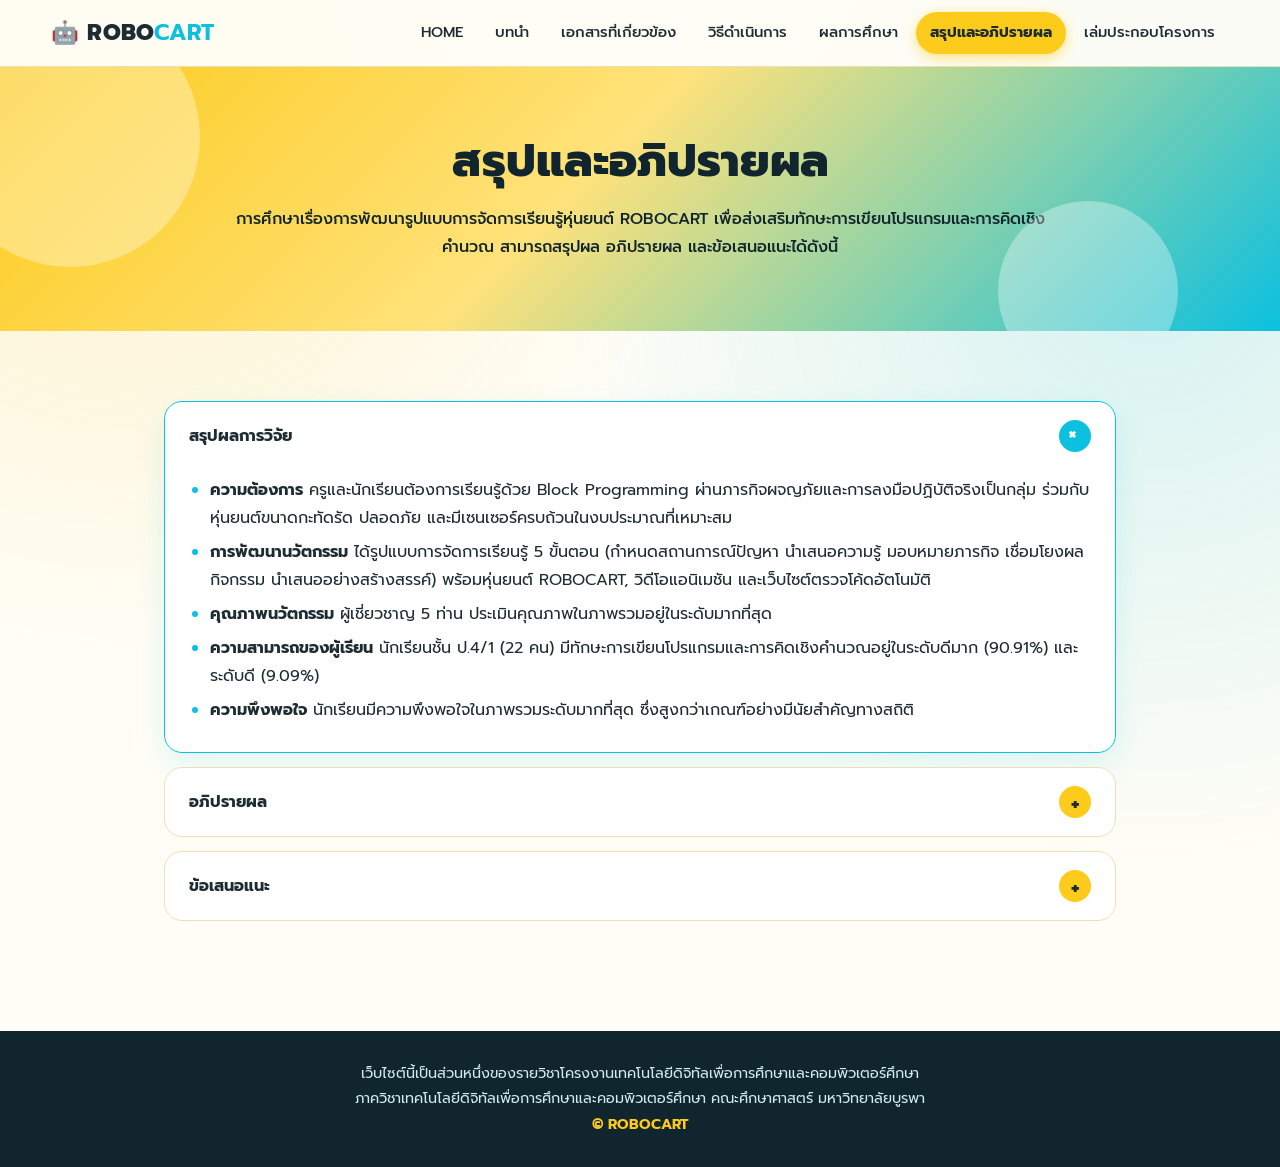
<file: conclusion.html>
<!DOCTYPE html>
<html lang="th"><head><meta charset="UTF-8"><meta name="viewport" content="width=device-width,initial-scale=1">
<title>สรุปและอภิปรายผล | ROBOCART</title>
<link rel="preconnect" href="https://fonts.googleapis.com"><link rel="preconnect" href="https://fonts.gstatic.com" crossorigin>
<link href="https://fonts.googleapis.com/css2?family=Prompt:wght@400;500;700;800&display=swap" rel="stylesheet">
<link rel="stylesheet" href="style.css"></head>
<body data-page="conclusion"><div id="site-header"></div><main>
<section class="banner"><i class="blob b1"></i><i class="blob b2"></i><h1>สรุปและอภิปรายผล</h1><p>การศึกษาเรื่องการพัฒนารูปแบบการจัดการเรียนรู้หุ่นยนต์ ROBOCART เพื่อส่งเสริมทักษะการเขียนโปรแกรมและการคิดเชิงคำนวณ สามารถสรุปผล อภิปรายผล และข้อเสนอแนะได้ดังนี้</p></section>
<div class="wrap"><section>
<details class="acc rv" open><summary>สรุปผลการวิจัย</summary><div class="in"><ul>
<li><b>ความต้องการ</b> ครูและนักเรียนต้องการเรียนรู้ด้วย Block Programming ผ่านภารกิจผจญภัยและการลงมือปฏิบัติจริงเป็นกลุ่ม ร่วมกับหุ่นยนต์ขนาดกะทัดรัด ปลอดภัย และมีเซนเซอร์ครบถ้วนในงบประมาณที่เหมาะสม</li>
<li><b>การพัฒนานวัตกรรม</b> ได้รูปแบบการจัดการเรียนรู้ 5 ขั้นตอน (กำหนดสถานการณ์ปัญหา นำเสนอความรู้ มอบหมายภารกิจ เชื่อมโยงผลกิจกรรม นำเสนออย่างสร้างสรรค์) พร้อมหุ่นยนต์ ROBOCART, วิดีโอแอนิเมชัน และเว็บไซต์ตรวจโค้ดอัตโนมัติ</li>
<li><b>คุณภาพนวัตกรรม</b> ผู้เชี่ยวชาญ 5 ท่าน ประเมินคุณภาพในภาพรวมอยู่ในระดับมากที่สุด</li>
<li><b>ความสามารถของผู้เรียน</b> นักเรียนชั้น ป.4/1 (22 คน) มีทักษะการเขียนโปรแกรมและการคิดเชิงคำนวณอยู่ในระดับดีมาก (90.91%) และระดับดี (9.09%)</li>
<li><b>ความพึงพอใจ</b> นักเรียนมีความพึงพอใจในภาพรวมระดับมากที่สุด ซึ่งสูงกว่าเกณฑ์อย่างมีนัยสำคัญทางสถิติ</li></ul></div></details>
<details class="acc rv"><summary>อภิปรายผล</summary><div class="in"><ul>
<li><b>หุ่นยนต์ต้นทุนต่ำตอบโจทย์จริง:</b> การใช้ micro:bit ช่วยลดภาระงบประมาณและเพิ่มการเข้าถึง สอดคล้องกับแนวคิดของ Sentance et al. (2017)</li>
<li><b>เชื่อมโยงมโนทัศน์สู่โลกกายภาพ:</b> การสั่งงานหุ่นยนต์จริงช่วยเปลี่ยนนามธรรมเป็นรูปธรรม และระบบสะท้อนกลับอัตโนมัติช่วยเพิ่มความมั่นใจในการแก้ปัญหา สอดคล้องกับ Jiang et al. (2022) และ Kang & Huang (2024)</li>
<li><b>คุณภาพตามมาตรฐานวิศวกรรมการศึกษา:</b> โครงสร้างหุ่นยนต์ปลอดภัย ยืดหยุ่น และบทเรียนเรียงจากง่ายไปยาก สอดคล้องกับ Kucuk & Sisman (2018)</li>
<li><b>ระบบตรวจโค้ดทำหน้าที่เป็นนั่งร้านทางปัญญา (Scaffolding):</b> การให้คำแนะนำแบบไม่บอกเฉลยทันที ช่วยให้นักเรียนฝึกคิดวิเคราะห์และแก้บั๊ก (Debugging) ด้วยตนเอง สอดคล้องกับ Browning (2022) และ Parvathy et al. (2025)</li>
<li><b>ธีมอวกาศช่วยสร้างแรงจูงใจภายใน:</b> กิจกรรมแบบเกมและภารกิจช่วยลดความวิตกกังวลและสร้างบรรยากาศเชิงบวก สอดคล้องกับ วีระพงษ์ จันทรเสนา (2563)</li></ul></div></details>
<details class="acc rv"><summary>ข้อเสนอแนะ</summary><div class="in"><div class="grid two">
<div class="card"><h3>ข้อเสนอแนะในการนำผลไปใช้</h3><ul><li>นำรูปแบบการจัดการเรียนรู้ไปบูรณาการในรายวิชาวิทยาการคำนวณตามตัวชี้วัดหลักสูตร</li><li>เตรียมความพร้อมของเครือข่ายอินเทอร์เน็ต คอมพิวเตอร์ และแบตเตอรี่หุ่นยนต์ล่วงหน้า</li><li>ครูควรปรับบทบาทเป็นผู้อำนวยความสะดวก (Facilitator) และกระตุ้นให้นักเรียนแก้ปัญหาด้วยตนเอง</li><li>จัดกลุ่มผู้เรียนแบบคละความสามารถ เพื่อส่งเสริมทักษะการทำงานเป็นทีม (Soft Skills)</li><li>จัดเตรียมพื้นที่ห้องเรียนให้กว้างขวางสำหรับการทดสอบวิ่งหุ่นยนต์</li></ul></div>
<div class="card"><h3>ข้อเสนอแนะสำหรับการวิจัยครั้งต่อไป</h3><ul><li>พัฒนาและเพิ่มเซนเซอร์ขั้นสูง เช่น กล้อง AI เพื่อต่อยอดไปสู่ระดับมัธยมศึกษา</li><li>ประยุกต์ใช้เทคโนโลยี Generative AI ในระบบตรวจโค้ดเพื่อให้คำแนะนำแบบโต้ตอบที่เป็นธรรมชาติ</li><li>พัฒนาระบบตรวจสอบ Block Code ให้รองรับการทำงานแบบออฟไลน์ (Offline Mode)</li></ul></div></div></div></details>
</section></div>
</main><div id="site-footer"></div><script src="script.js"></script></body></html>
</file>
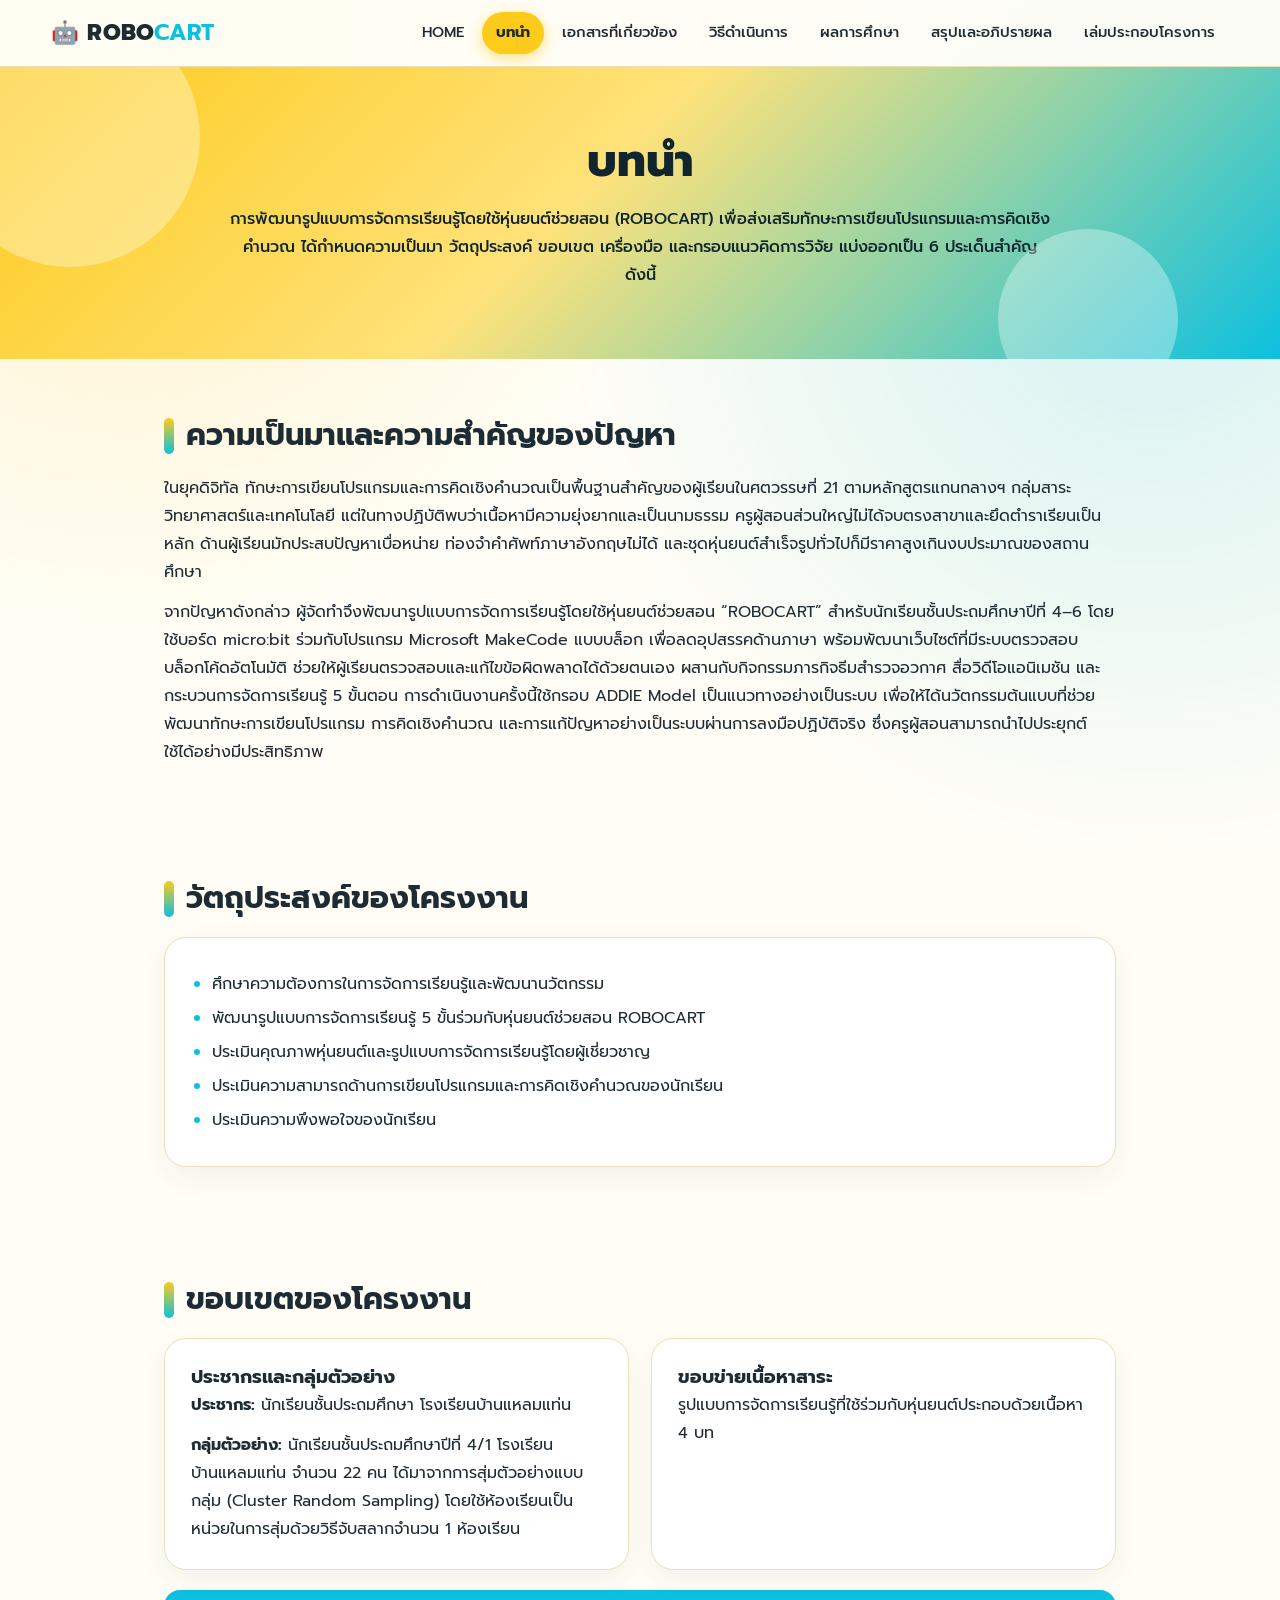
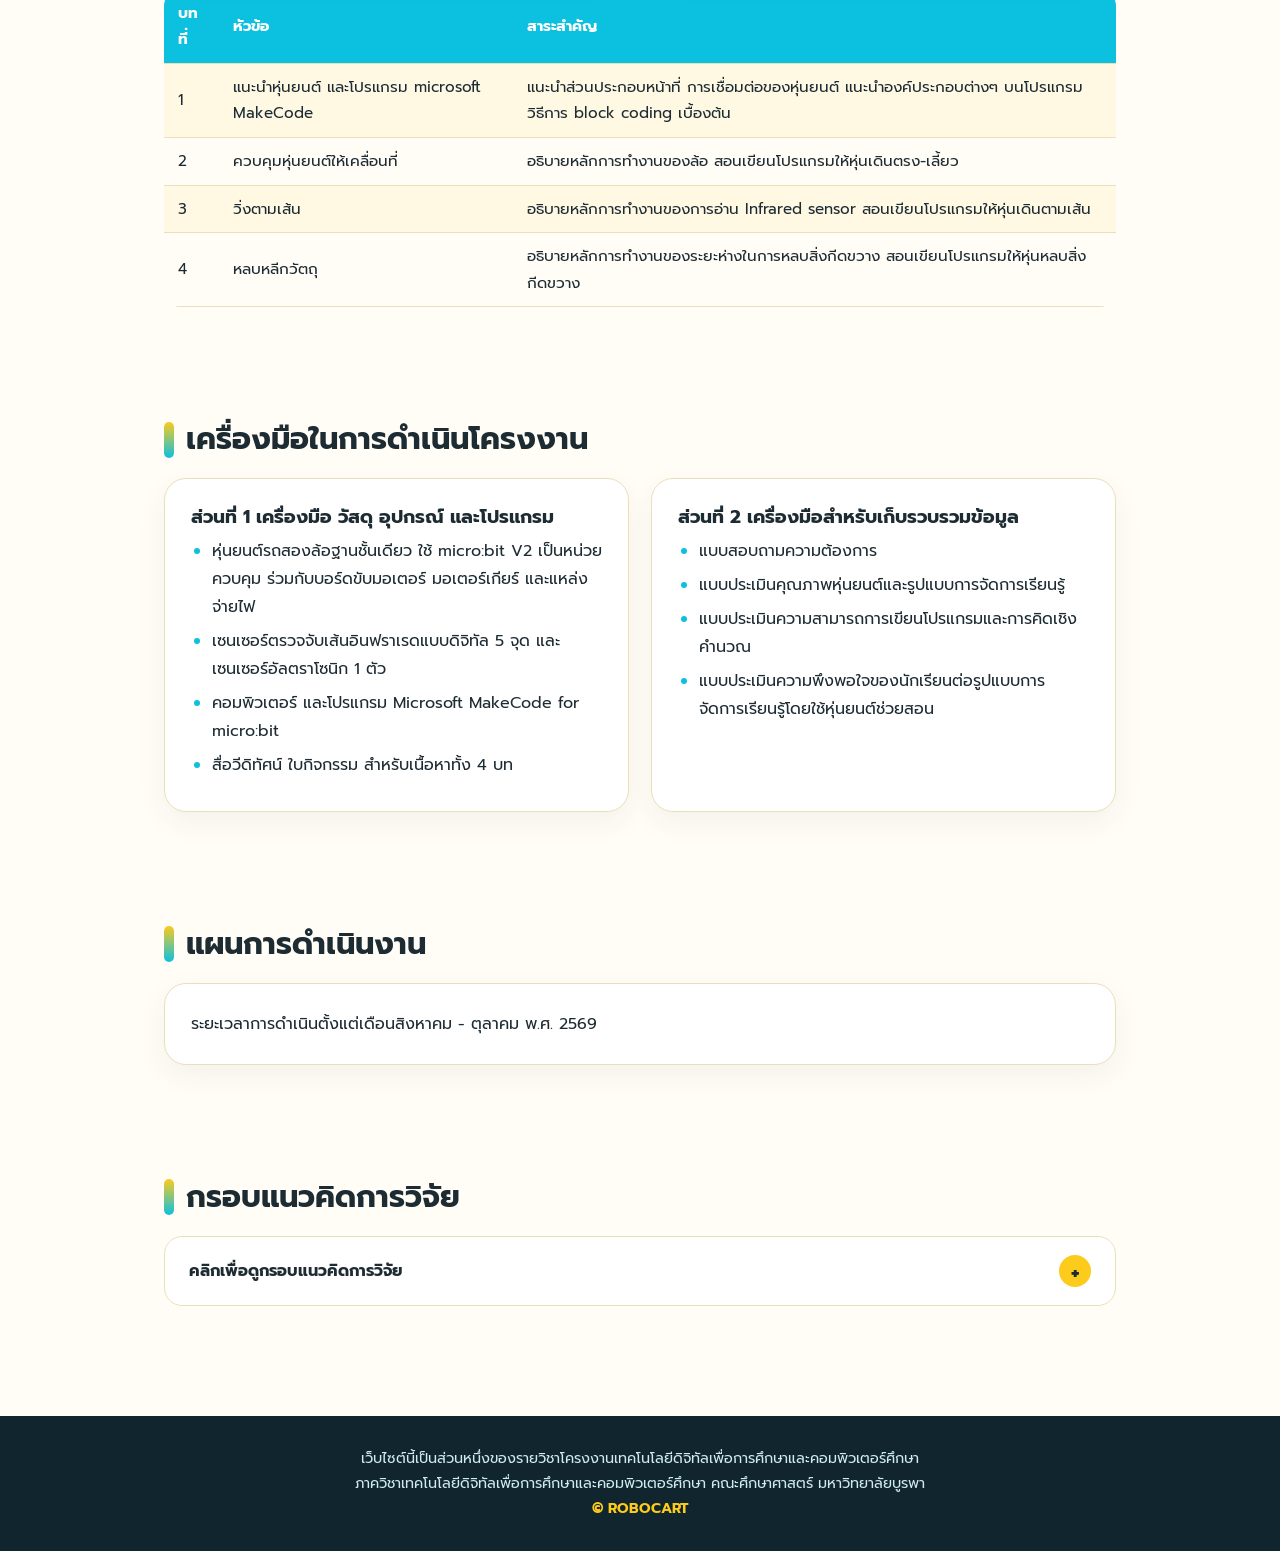
<file: intro.html>
<!DOCTYPE html>
<html lang="th"><head><meta charset="UTF-8"><meta name="viewport" content="width=device-width,initial-scale=1">
<title>บทนำ | ROBOCART</title>
<link rel="preconnect" href="https://fonts.googleapis.com"><link rel="preconnect" href="https://fonts.gstatic.com" crossorigin>
<link href="https://fonts.googleapis.com/css2?family=Prompt:wght@400;500;700;800&display=swap" rel="stylesheet">
<link rel="stylesheet" href="style.css"></head>
<body data-page="intro"><div id="site-header"></div><main>
<section class="banner"><i class="blob b1"></i><i class="blob b2"></i><h1>บทนำ</h1><p>การพัฒนารูปแบบการจัดการเรียนรู้โดยใช้หุ่นยนต์ช่วยสอน (ROBOCART) เพื่อส่งเสริมทักษะการเขียนโปรแกรมและการคิดเชิงคำนวณ ได้กำหนดความเป็นมา วัตถุประสงค์ ขอบเขต เครื่องมือ และกรอบแนวคิดการวิจัย แบ่งออกเป็น 6 ประเด็นสำคัญ ดังนี้</p></section>
<div class="wrap">
<section class="rv"><h2>ความเป็นมาและความสำคัญของปัญหา</h2>
<p>ในยุคดิจิทัล ทักษะการเขียนโปรแกรมและการคิดเชิงคำนวณเป็นพื้นฐานสำคัญของผู้เรียนในศตวรรษที่ 21 ตามหลักสูตรแกนกลางฯ กลุ่มสาระวิทยาศาสตร์และเทคโนโลยี แต่ในทางปฏิบัติพบว่าเนื้อหามีความยุ่งยากและเป็นนามธรรม ครูผู้สอนส่วนใหญ่ไม่ได้จบตรงสาขาและยึดตำราเรียนเป็นหลัก ด้านผู้เรียนมักประสบปัญหาเบื่อหน่าย ท่องจำคำศัพท์ภาษาอังกฤษไม่ได้ และชุดหุ่นยนต์สำเร็จรูปทั่วไปก็มีราคาสูงเกินงบประมาณของสถานศึกษา</p>
<p>จากปัญหาดังกล่าว ผู้จัดทำจึงพัฒนารูปแบบการจัดการเรียนรู้โดยใช้หุ่นยนต์ช่วยสอน “ROBOCART” สำหรับนักเรียนชั้นประถมศึกษาปีที่ 4–6 โดยใช้บอร์ด micro:bit ร่วมกับโปรแกรม Microsoft MakeCode แบบบล็อก เพื่อลดอุปสรรคด้านภาษา พร้อมพัฒนาเว็บไซต์ที่มีระบบตรวจสอบบล็อกโค้ดอัตโนมัติ ช่วยให้ผู้เรียนตรวจสอบและแก้ไขข้อผิดพลาดได้ด้วยตนเอง ผสานกับกิจกรรมภารกิจธีมสำรวจอวกาศ สื่อวิดีโอแอนิเมชัน และกระบวนการจัดการเรียนรู้ 5 ขั้นตอน การดำเนินงานครั้งนี้ใช้กรอบ ADDIE Model เป็นแนวทางอย่างเป็นระบบ เพื่อให้ได้นวัตกรรมต้นแบบที่ช่วยพัฒนาทักษะการเขียนโปรแกรม การคิดเชิงคำนวณ และการแก้ปัญหาอย่างเป็นระบบผ่านการลงมือปฏิบัติจริง ซึ่งครูผู้สอนสามารถนำไปประยุกต์ใช้ได้อย่างมีประสิทธิภาพ</p></section>
<section class="rv"><h2>วัตถุประสงค์ของโครงงาน</h2><div class="card"><ul>
<li>ศึกษาความต้องการในการจัดการเรียนรู้และพัฒนานวัตกรรม</li><li>พัฒนารูปแบบการจัดการเรียนรู้ 5 ขั้นร่วมกับหุ่นยนต์ช่วยสอน ROBOCART</li><li>ประเมินคุณภาพหุ่นยนต์และรูปแบบการจัดการเรียนรู้โดยผู้เชี่ยวชาญ</li><li>ประเมินความสามารถด้านการเขียนโปรแกรมและการคิดเชิงคำนวณของนักเรียน</li><li>ประเมินความพึงพอใจของนักเรียน</li></ul></div></section>
<section class="rv"><h2>ขอบเขตของโครงงาน</h2>
<div class="grid two"><div class="card"><h3>ประชากรและกลุ่มตัวอย่าง</h3><p><b>ประชากร:</b> นักเรียนชั้นประถมศึกษา โรงเรียนบ้านแหลมแท่น</p><p><b>กลุ่มตัวอย่าง:</b> นักเรียนชั้นประถมศึกษาปีที่ 4/1 โรงเรียนบ้านแหลมแท่น จำนวน 22 คน ได้มาจากการสุ่มตัวอย่างแบบกลุ่ม (Cluster Random Sampling) โดยใช้ห้องเรียนเป็นหน่วยในการสุ่มด้วยวิธีจับสลากจำนวน 1 ห้องเรียน</p></div>
<div class="card"><h3>ขอบข่ายเนื้อหาสาระ</h3><p>รูปแบบการจัดการเรียนรู้ที่ใช้ร่วมกับหุ่นยนต์ประกอบด้วยเนื้อหา 4 บท</p></div></div>
<div class="tw" style="margin-top:20px"><table><tr><th>บทที่</th><th>หัวข้อ</th><th>สาระสำคัญ</th></tr>
<tr><td>1</td><td>แนะนำหุ่นยนต์ และโปรแกรม microsoft MakeCode</td><td>แนะนำส่วนประกอบหน้าที่ การเชื่อมต่อของหุ่นยนต์ แนะนำองค์ประกอบต่างๆ บนโปรแกรม วิธีการ block coding เบื้องต้น</td></tr>
<tr><td>2</td><td>ควบคุมหุ่นยนต์ให้เคลื่อนที่</td><td>อธิบายหลักการทำงานของล้อ สอนเขียนโปรแกรมให้หุ่นเดินตรง-เลี้ยว</td></tr>
<tr><td>3</td><td>วิ่งตามเส้น</td><td>อธิบายหลักการทำงานของการอ่าน Infrared sensor สอนเขียนโปรแกรมให้หุ่นเดินตามเส้น</td></tr>
<tr><td>4</td><td>หลบหลีกวัตถุ</td><td>อธิบายหลักการทำงานของระยะห่างในการหลบสิ่งกีดขวาง สอนเขียนโปรแกรมให้หุ่นหลบสิ่งกีดขวาง</td></tr></table></div></section>
<section class="rv"><h2>เครื่องมือในการดำเนินโครงงาน</h2><div class="grid two">
<div class="card"><h3>ส่วนที่ 1 เครื่องมือ วัสดุ อุปกรณ์ และโปรแกรม</h3><ul><li>หุ่นยนต์รถสองล้อฐานชั้นเดียว ใช้ micro:bit V2 เป็นหน่วยควบคุม ร่วมกับบอร์ดขับมอเตอร์ มอเตอร์เกียร์ และแหล่งจ่ายไฟ</li><li>เซนเซอร์ตรวจจับเส้นอินฟราเรดแบบดิจิทัล 5 จุด และเซนเซอร์อัลตราโซนิก 1 ตัว</li><li>คอมพิวเตอร์ และโปรแกรม Microsoft MakeCode for micro:bit</li><li>สื่อวีดิทัศน์ ใบกิจกรรม สำหรับเนื้อหาทั้ง 4 บท</li></ul></div>
<div class="card"><h3>ส่วนที่ 2 เครื่องมือสำหรับเก็บรวบรวมข้อมูล</h3><ul><li>แบบสอบถามความต้องการ</li><li>แบบประเมินคุณภาพหุ่นยนต์และรูปแบบการจัดการเรียนรู้</li><li>แบบประเมินความสามารถการเขียนโปรแกรมและการคิดเชิงคำนวณ</li><li>แบบประเมินความพึงพอใจของนักเรียนต่อรูปแบบการจัดการเรียนรู้โดยใช้หุ่นยนต์ช่วยสอน</li></ul></div></div></section>
<section class="rv"><h2>แผนการดำเนินงาน</h2><div class="card"><p>ระยะเวลาการดำเนินตั้งแต่เดือนสิงหาคม - ตุลาคม พ.ศ. 2569</p></div></section>
<section class="rv"><h2>กรอบแนวคิดการวิจัย</h2>
<details class="acc"><summary>คลิกเพื่อดูกรอบแนวคิดการวิจัย</summary><div class="in"><!-- ใส่รูป: <img src="assets/framework.jpg" alt="กรอบแนวคิดการวิจัย" style="width:100%"> --><div class="slot" style="min-height:300px">พื้นที่ใส่รูปกรอบแนวคิดการวิจัย<br>assets/framework.jpg</div></div></details></section>
</div>
</main><div id="site-footer"></div><script src="script.js"></script></body></html>
</file>
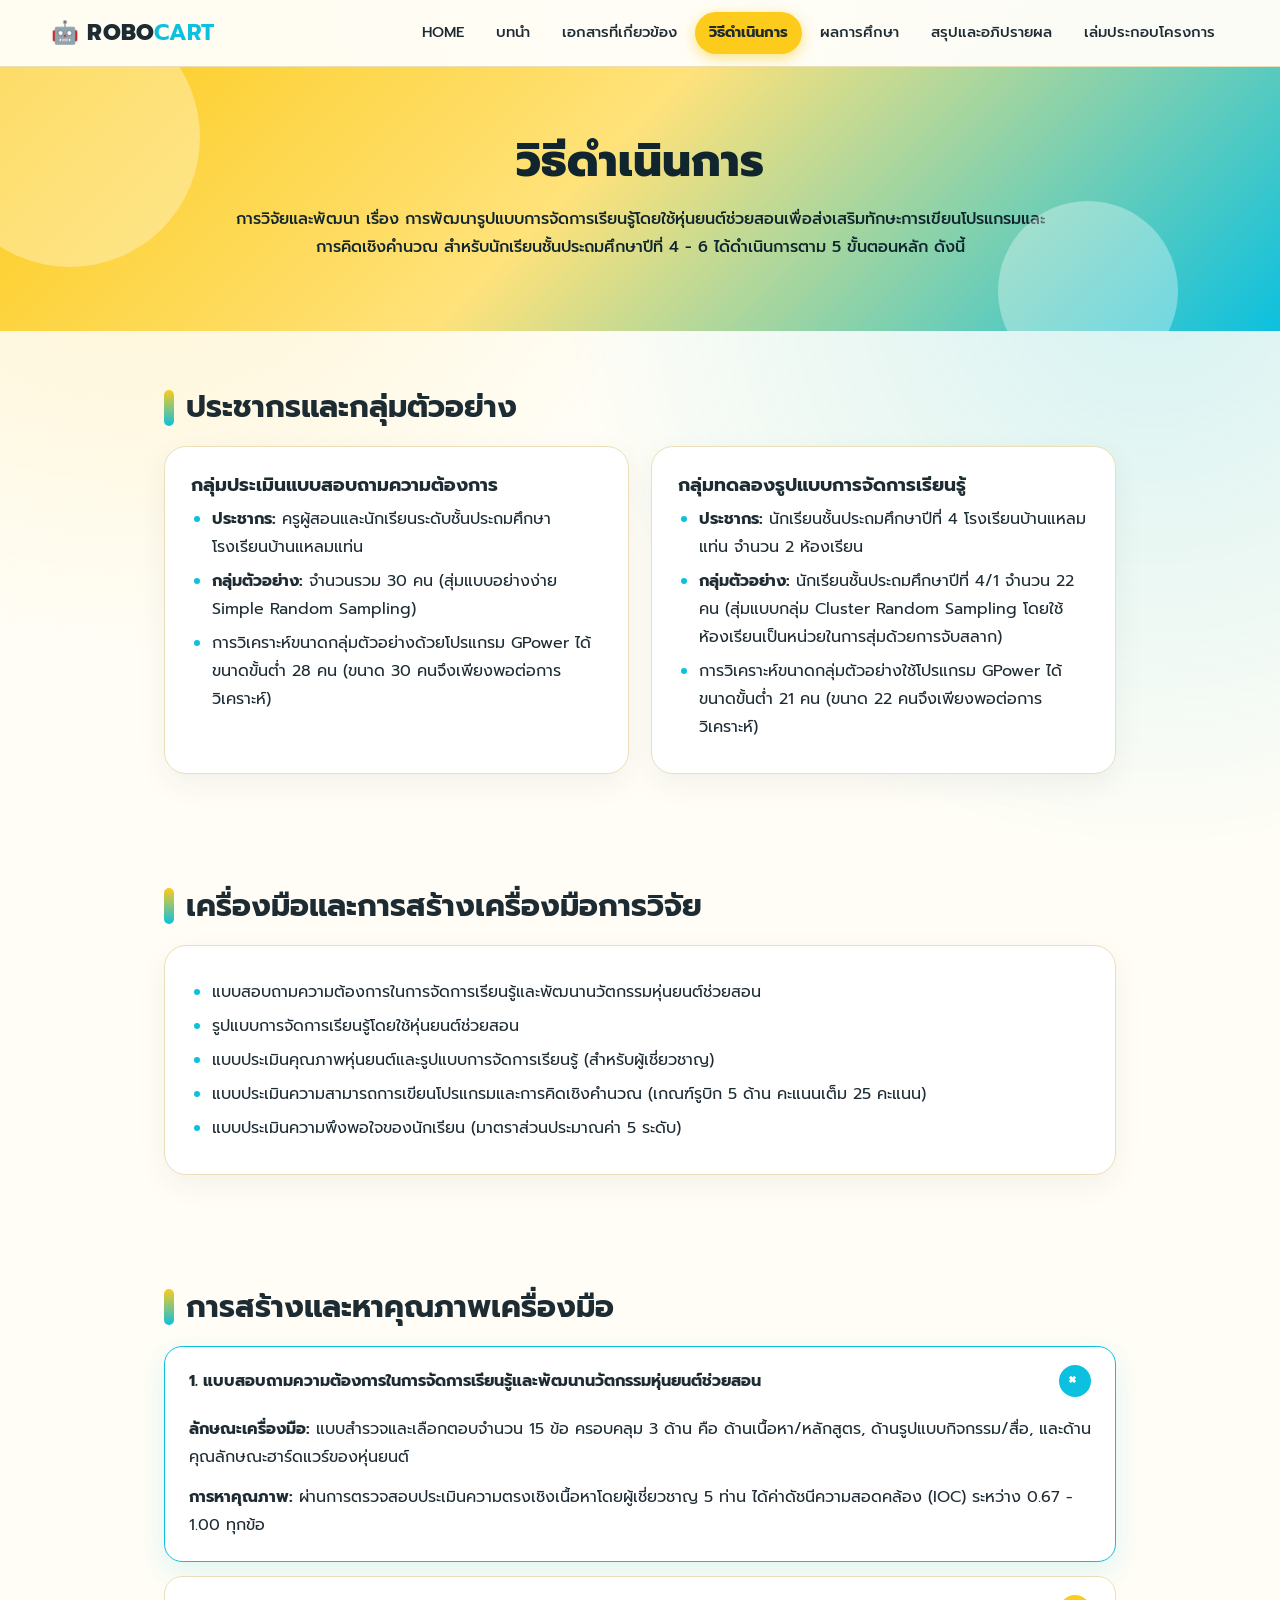
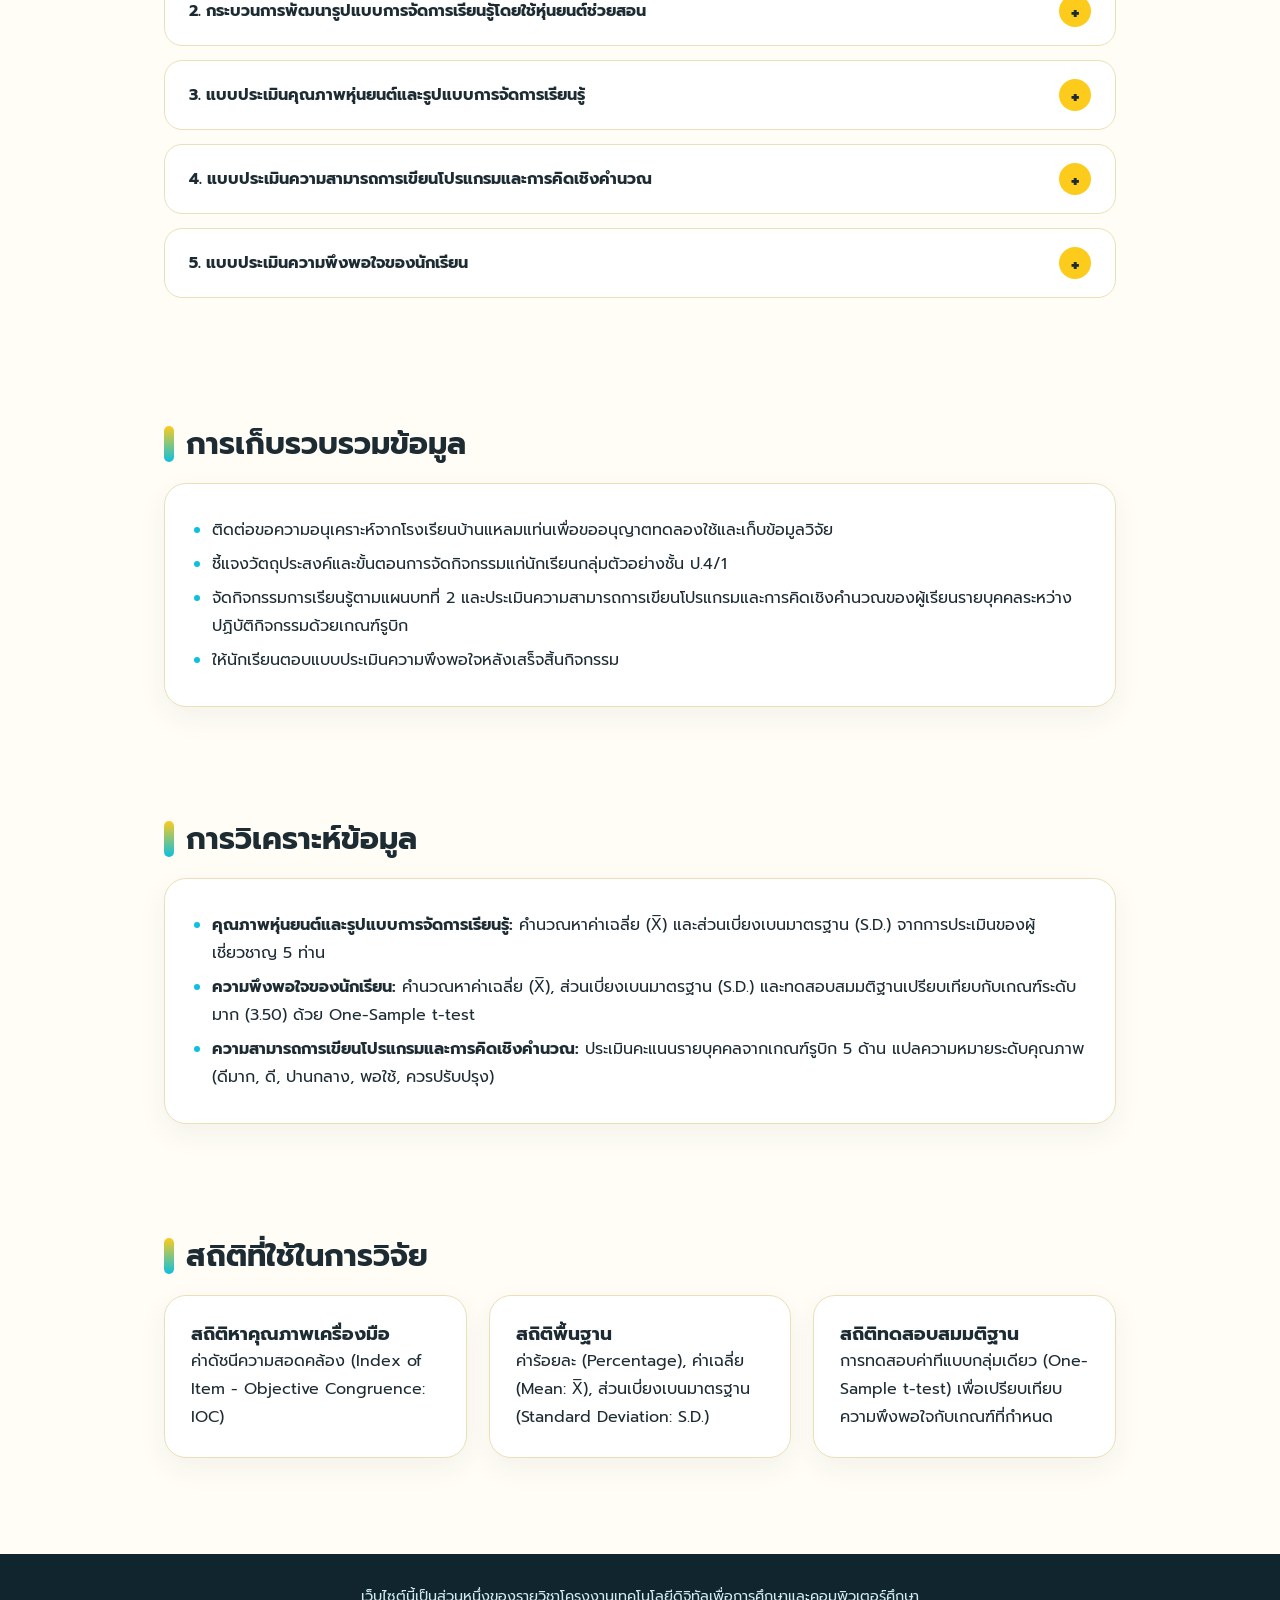
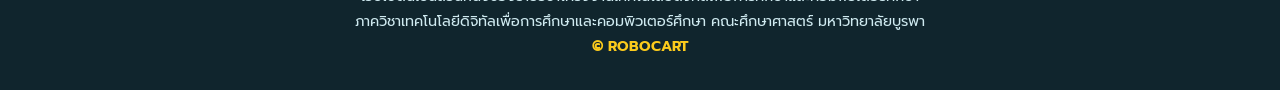
<file: method.html>
<!DOCTYPE html>
<html lang="th"><head><meta charset="UTF-8"><meta name="viewport" content="width=device-width,initial-scale=1">
<title>วิธีดำเนินการ | ROBOCART</title>
<link rel="preconnect" href="https://fonts.googleapis.com"><link rel="preconnect" href="https://fonts.gstatic.com" crossorigin>
<link href="https://fonts.googleapis.com/css2?family=Prompt:wght@400;500;700;800&display=swap" rel="stylesheet">
<link rel="stylesheet" href="style.css"></head>
<body data-page="method"><div id="site-header"></div><main>
<section class="banner"><i class="blob b1"></i><i class="blob b2"></i><h1>วิธีดำเนินการ</h1><p>การวิจัยและพัฒนา เรื่อง การพัฒนารูปแบบการจัดการเรียนรู้โดยใช้หุ่นยนต์ช่วยสอนเพื่อส่งเสริมทักษะการเขียนโปรแกรมและการคิดเชิงคำนวณ สำหรับนักเรียนชั้นประถมศึกษาปีที่ 4 - 6 ได้ดำเนินการตาม 5 ขั้นตอนหลัก ดังนี้</p></section>
<div class="wrap">
<section class="rv"><h2>ประชากรและกลุ่มตัวอย่าง</h2><div class="grid two">
<div class="card"><h3>กลุ่มประเมินแบบสอบถามความต้องการ</h3><ul><li><b>ประชากร:</b> ครูผู้สอนและนักเรียนระดับชั้นประถมศึกษา โรงเรียนบ้านแหลมแท่น</li><li><b>กลุ่มตัวอย่าง:</b> จำนวนรวม 30 คน (สุ่มแบบอย่างง่าย Simple Random Sampling)</li><li>การวิเคราะห์ขนาดกลุ่มตัวอย่างด้วยโปรแกรม GPower ได้ขนาดขั้นต่ำ 28 คน (ขนาด 30 คนจึงเพียงพอต่อการวิเคราะห์)</li></ul></div>
<div class="card"><h3>กลุ่มทดลองรูปแบบการจัดการเรียนรู้</h3><ul><li><b>ประชากร:</b> นักเรียนชั้นประถมศึกษาปีที่ 4 โรงเรียนบ้านแหลมแท่น จำนวน 2 ห้องเรียน</li><li><b>กลุ่มตัวอย่าง:</b> นักเรียนชั้นประถมศึกษาปีที่ 4/1 จำนวน 22 คน (สุ่มแบบกลุ่ม Cluster Random Sampling โดยใช้ห้องเรียนเป็นหน่วยในการสุ่มด้วยการจับสลาก)</li><li>การวิเคราะห์ขนาดกลุ่มตัวอย่างใช้โปรแกรม GPower ได้ขนาดขั้นต่ำ 21 คน (ขนาด 22 คนจึงเพียงพอต่อการวิเคราะห์)</li></ul></div></div></section>
<section class="rv"><h2>เครื่องมือและการสร้างเครื่องมือการวิจัย</h2><div class="card"><ul><li>แบบสอบถามความต้องการในการจัดการเรียนรู้และพัฒนานวัตกรรมหุ่นยนต์ช่วยสอน</li><li>รูปแบบการจัดการเรียนรู้โดยใช้หุ่นยนต์ช่วยสอน</li><li>แบบประเมินคุณภาพหุ่นยนต์และรูปแบบการจัดการเรียนรู้ (สำหรับผู้เชี่ยวชาญ)</li><li>แบบประเมินความสามารถการเขียนโปรแกรมและการคิดเชิงคำนวณ (เกณฑ์รูบิก 5 ด้าน คะแนนเต็ม 25 คะแนน)</li><li>แบบประเมินความพึงพอใจของนักเรียน (มาตราส่วนประมาณค่า 5 ระดับ)</li></ul></div></section>
<section class="rv"><h2>การสร้างและหาคุณภาพเครื่องมือ</h2>
<details class="acc" open><summary>1. แบบสอบถามความต้องการในการจัดการเรียนรู้และพัฒนานวัตกรรมหุ่นยนต์ช่วยสอน</summary><div class="in"><p><b>ลักษณะเครื่องมือ:</b> แบบสำรวจและเลือกตอบจำนวน 15 ข้อ ครอบคลุม 3 ด้าน คือ ด้านเนื้อหา/หลักสูตร, ด้านรูปแบบกิจกรรม/สื่อ, และด้านคุณลักษณะฮาร์ดแวร์ของหุ่นยนต์</p><p><b>การหาคุณภาพ:</b> ผ่านการตรวจสอบประเมินความตรงเชิงเนื้อหาโดยผู้เชี่ยวชาญ 5 ท่าน ได้ค่าดัชนีความสอดคล้อง (IOC) ระหว่าง 0.67 - 1.00 ทุกข้อ</p></div></details>
<details class="acc"><summary>2. กระบวนการพัฒนารูปแบบการจัดการเรียนรู้โดยใช้หุ่นยนต์ช่วยสอน</summary><div class="in"><p>ดำเนินการพัฒนาตามกระบวนการออกแบบของ ADDIE Model ทั้ง 5 ขั้นตอน ดังนี้</p>
<div class="step"><b>ขั้นที่ 1 วิเคราะห์ (Analysis):</b> การสำรวจความต้องการ, การวิเคราะห์เนื้อหาและหลักสูตร, การศึกษาค้นคว้าข้อมูลผู้เรียนและเทคโนโลยีที่เกี่ยวข้อง, การศึกษาวิเคราะห์เพื่อพัฒนารูปแบบการจัดการเรียนการสอน</div>
<div class="step"><b>ขั้นที่ 2 ออกแบบ (Design):</b> ออกแบบโครงสร้างเนื้อหา, ออกแบบผังงานกระบวนการจัดการเรียนรู้, ออกแบบหุ่นยนต์, ออกแบบเว็บไซต์, เขียนสตอรี่บอร์ดสื่อวิดีโอ</div>
<div class="step"><b>ขั้นที่ 3 พัฒนา (Development):</b> พัฒนารูปแบบการจัดการเรียนรู้, ประกอบหุ่นยนต์ ROBOCART, พัฒนาเว็บไซต์พร้อมระบบตรวจโค้ด, ผลิตวิดีโอแอนิเมชันและวิดีโอความรู้, ผู้เชี่ยวชาญ 5 ท่านประเมินคุณภาพก่อนนำไปใช้จริง</div>
<div class="step"><b>ขั้นที่ 4 นำไปใช้ (Implementation):</b> ทดลองจัดกิจกรรมการเรียนรู้จริงกับนักเรียนชั้น ป.4/1 โรงเรียนบ้านแหลมแท่น (22 คน) ในเนื้อหาบทที่ 2 ตามกระบวนการ 5 ขั้นตอน, ประเมินทักษะของนักเรียนระหว่างทำกิจกรรม, เก็บความพึงพอใจของนักเรียน</div>
<div class="step"><b>ขั้นที่ 5 ประเมินผล (Evaluation):</b> ประเมินผลความสามารถการเขียนโปรแกรมและการคิดเชิงคำนวณด้วยเกณฑ์รูบิก, ประเมินความพึงพอใจของนักเรียน</div></div></details>
<details class="acc"><summary>3. แบบประเมินคุณภาพหุ่นยนต์และรูปแบบการจัดการเรียนรู้</summary><div class="in"><p><b>ลักษณะเครื่องมือ:</b> มาตราส่วนประมาณค่า (Rating Scale) 5 ระดับ ครอบคลุม 3 ด้าน ได้แก่ ด้านระบบการทำงานของหุ่นยนต์, ด้านเนื้อหาและสื่อการเรียนรู้, และด้านการออกแบบกิจกรรมการเรียนรู้</p><p><b>การหาคุณภาพ:</b> ตรวจสอบความตรงเชิงเนื้อหาโดยผู้เชี่ยวชาญ 5 ท่าน ได้ค่าดัชนีความสอดคล้อง (IOC) อยู่ระหว่าง 0.67 - 1.00 ทุกข้อ</p></div></details>
<details class="acc"><summary>4. แบบประเมินความสามารถการเขียนโปรแกรมและการคิดเชิงคำนวณ</summary><div class="in"><p><b>ลักษณะเครื่องมือ:</b> เกณฑ์การประเมินแบบรูบิก (Rubric) ครอบคลุม 5 ด้าน ได้แก่ การออกแบบโค้ดอย่างง่าย, การวางแผนเส้นทาง, ทักษะการปฏิบัติงานจริง, การตรวจหาและแก้ไขข้อผิดพลาด (Debugging), และการทำงานเป็นทีม</p><p><b>เกณฑ์คะแนน:</b> ด้านละ 5 คะแนน (คะแนนเต็ม 25 คะแนน) โดยผ่านการตรวจความตรงเชิงเนื้อหาจากอาจารย์ที่ปรึกษา</p>
<div class="tw"><table><tr><th>ระดับคุณภาพ</th><th>คะแนน</th></tr><tr><td>ดีมาก</td><td>21-25</td></tr><tr><td>ดี</td><td>16-20</td></tr><tr><td>ปานกลาง</td><td>11-15</td></tr><tr><td>พอใช้</td><td>6-10</td></tr><tr><td>ควรปรับปรุง</td><td>1-5</td></tr></table></div></div></details>
<details class="acc"><summary>5. แบบประเมินความพึงพอใจของนักเรียน</summary><div class="in"><p><b>ลักษณะเครื่องมือ:</b> มาตราส่วนประมาณค่า (Rating Scale) 5 ระดับ ครอบคลุม 3 ด้าน ได้แก่ ด้านหุ่นยนต์และอุปกรณ์, ด้านสื่อประกอบการเรียนรู้, และด้านรูปแบบกิจกรรมการเรียนรู้</p><p><b>การหาคุณภาพ:</b> ตรวจสอบความตรงเชิงเนื้อหาโดยผู้เชี่ยวชาญ 5 ท่าน ได้ค่าดัชนีความสอดคล้อง (IOC) อยู่ระหว่าง 0.67 - 1.00 ทุกข้อ</p></div></details></section>
<section class="rv"><h2>การเก็บรวบรวมข้อมูล</h2><div class="card"><ul><li>ติดต่อขอความอนุเคราะห์จากโรงเรียนบ้านแหลมแท่นเพื่อขออนุญาตทดลองใช้และเก็บข้อมูลวิจัย</li><li>ชี้แจงวัตถุประสงค์และขั้นตอนการจัดกิจกรรมแก่นักเรียนกลุ่มตัวอย่างชั้น ป.4/1</li><li>จัดกิจกรรมการเรียนรู้ตามแผนบทที่ 2 และประเมินความสามารถการเขียนโปรแกรมและการคิดเชิงคำนวณของผู้เรียนรายบุคคลระหว่างปฏิบัติกิจกรรมด้วยเกณฑ์รูบิก</li><li>ให้นักเรียนตอบแบบประเมินความพึงพอใจหลังเสร็จสิ้นกิจกรรม</li></ul></div></section>
<section class="rv"><h2>การวิเคราะห์ข้อมูล</h2><div class="card"><ul><li><b>คุณภาพหุ่นยนต์และรูปแบบการจัดการเรียนรู้:</b> คำนวณหาค่าเฉลี่ย (X̅) และส่วนเบี่ยงเบนมาตรฐาน (S.D.) จากการประเมินของผู้เชี่ยวชาญ 5 ท่าน</li><li><b>ความพึงพอใจของนักเรียน:</b> คำนวณหาค่าเฉลี่ย (X̅), ส่วนเบี่ยงเบนมาตรฐาน (S.D.) และทดสอบสมมติฐานเปรียบเทียบกับเกณฑ์ระดับมาก (3.50) ด้วย One-Sample t-test</li><li><b>ความสามารถการเขียนโปรแกรมและการคิดเชิงคำนวณ:</b> ประเมินคะแนนรายบุคคลจากเกณฑ์รูบิก 5 ด้าน แปลความหมายระดับคุณภาพ (ดีมาก, ดี, ปานกลาง, พอใช้, ควรปรับปรุง)</li></ul></div></section>
<section class="rv"><h2>สถิติที่ใช้ในการวิจัย</h2><div class="grid"><div class="card"><h3>สถิติหาคุณภาพเครื่องมือ</h3><p>ค่าดัชนีความสอดคล้อง (Index of Item - Objective Congruence: IOC)</p></div><div class="card"><h3>สถิติพื้นฐาน</h3><p>ค่าร้อยละ (Percentage), ค่าเฉลี่ย (Mean: X̅), ส่วนเบี่ยงเบนมาตรฐาน (Standard Deviation: S.D.)</p></div><div class="card"><h3>สถิติทดสอบสมมติฐาน</h3><p>การทดสอบค่าทีแบบกลุ่มเดียว (One-Sample t-test) เพื่อเปรียบเทียบความพึงพอใจกับเกณฑ์ที่กำหนด</p></div></div></section>
</div>
</main><div id="site-footer"></div><script src="script.js"></script></body></html>
</file>
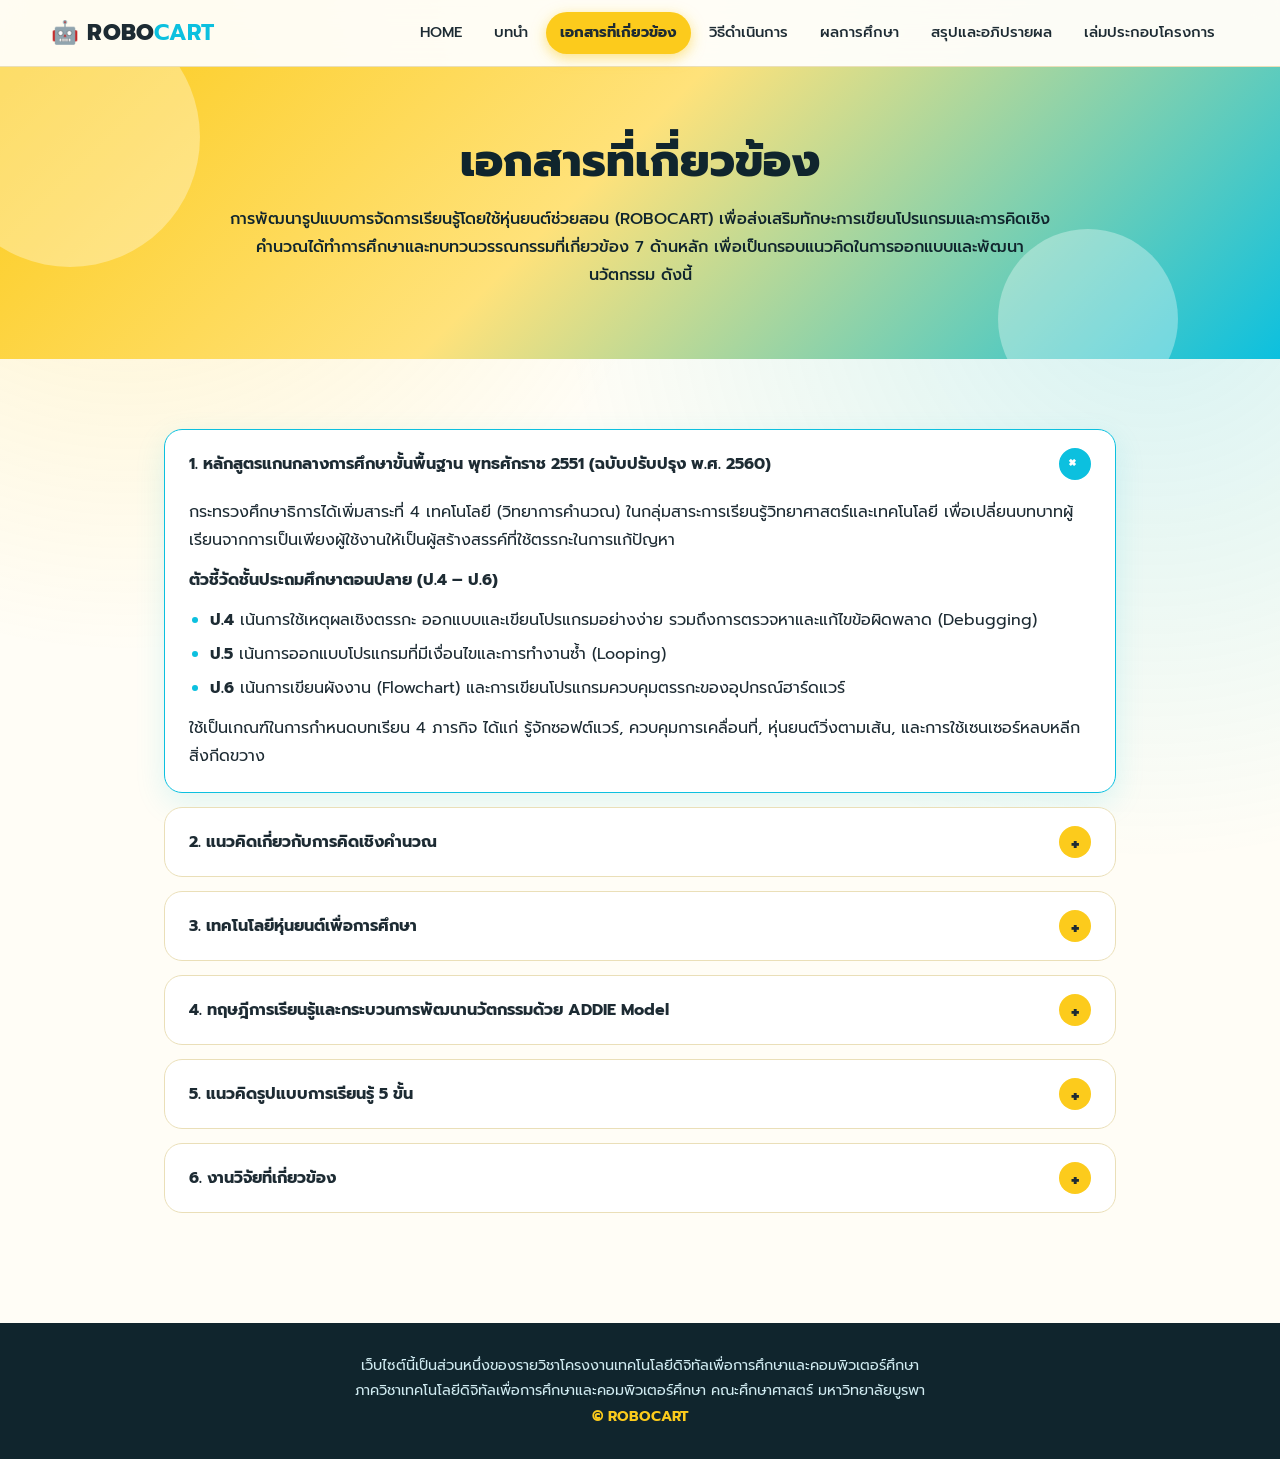
<file: related.html>
<!DOCTYPE html>
<html lang="th"><head><meta charset="UTF-8"><meta name="viewport" content="width=device-width,initial-scale=1">
<title>เอกสารที่เกี่ยวข้อง | ROBOCART</title>
<link rel="preconnect" href="https://fonts.googleapis.com"><link rel="preconnect" href="https://fonts.gstatic.com" crossorigin>
<link href="https://fonts.googleapis.com/css2?family=Prompt:wght@400;500;700;800&display=swap" rel="stylesheet">
<link rel="stylesheet" href="style.css"></head>
<body data-page="related"><div id="site-header"></div><main>
<section class="banner"><i class="blob b1"></i><i class="blob b2"></i><h1>เอกสารที่เกี่ยวข้อง</h1><p>การพัฒนารูปแบบการจัดการเรียนรู้โดยใช้หุ่นยนต์ช่วยสอน (ROBOCART) เพื่อส่งเสริมทักษะการเขียนโปรแกรมและการคิดเชิงคำนวณได้ทำการศึกษาและทบทวนวรรณกรรมที่เกี่ยวข้อง 7 ด้านหลัก เพื่อเป็นกรอบแนวคิดในการออกแบบและพัฒนานวัตกรรม ดังนี้</p></section>
<div class="wrap"><section>
<details class="acc rv" open><summary>1. หลักสูตรแกนกลางการศึกษาขั้นพื้นฐาน พุทธศักราช 2551 (ฉบับปรับปรุง พ.ศ. 2560)</summary><div class="in">
<p>กระทรวงศึกษาธิการได้เพิ่มสาระที่ 4 เทคโนโลยี (วิทยาการคำนวณ) ในกลุ่มสาระการเรียนรู้วิทยาศาสตร์และเทคโนโลยี เพื่อเปลี่ยนบทบาทผู้เรียนจากการเป็นเพียงผู้ใช้งานให้เป็นผู้สร้างสรรค์ที่ใช้ตรรกะในการแก้ปัญหา</p>
<p><b>ตัวชี้วัดชั้นประถมศึกษาตอนปลาย (ป.4 – ป.6)</b></p><ul><li><b>ป.4</b> เน้นการใช้เหตุผลเชิงตรรกะ ออกแบบและเขียนโปรแกรมอย่างง่าย รวมถึงการตรวจหาและแก้ไขข้อผิดพลาด (Debugging)</li><li><b>ป.5</b> เน้นการออกแบบโปรแกรมที่มีเงื่อนไขและการทำงานซ้ำ (Looping)</li><li><b>ป.6</b> เน้นการเขียนผังงาน (Flowchart) และการเขียนโปรแกรมควบคุมตรรกะของอุปกรณ์ฮาร์ดแวร์</li></ul>
<p>ใช้เป็นเกณฑ์ในการกำหนดบทเรียน 4 ภารกิจ ได้แก่ รู้จักซอฟต์แวร์, ควบคุมการเคลื่อนที่, หุ่นยนต์วิ่งตามเส้น, และการใช้เซนเซอร์หลบหลีกสิ่งกีดขวาง</p></div></details>
<details class="acc rv"><summary>2. แนวคิดเกี่ยวกับการคิดเชิงคำนวณ</summary><div class="in">
<p>การคิดเชิงคำนวณไม่ใช่เพียงการเขียนโปรแกรม แต่เป็นกระบวนการทางความคิดเพื่อแก้ปัญหาอย่างเป็นระบบ โดยสังเคราะห์แนวคิดของ Wing (2006), สสวท. (2560), ภัทรพล พรหมมัญ (2561), VEX Robotics (2021) และ Jiang et al. (2022) สู่ 4 องค์ประกอบหลัก</p>
<div class="grid"><div class="card"><h3>1. การแบ่งย่อยปัญหา (Decomposition)</h3><p>แตกปัญหาหรือภารกิจใหญ่ออกเป็นคำสั่งย่อย เช่น การเดินตรงและการเลี้ยว</p></div>
<div class="card"><h3>2. การพิจารณารูปแบบ (Pattern Recognition)</h3><p>การสังเกตพฤติกรรมที่เกิดขึ้นซ้ำ ๆ นำไปสู่การใช้คำสั่งวนซ้ำ (Loop)</p></div>
<div class="card"><h3>3. การคิดเชิงนามธรรม (Abstraction)</h3><p>คัดกรองเฉพาะข้อมูลที่จำเป็น ตัดรายละเอียดที่ไม่เกี่ยวข้องออก</p></div>
<div class="card"><h3>4. การออกแบบขั้นตอนวิธี (Algorithm Design)</h3><p>จัดเรียงลำดับคำสั่งตรรกะให้เป็นขั้นตอนที่ชัดเจน เพื่อนำไปควบคุมหุ่นยนต์ได้อย่างมีประสิทธิภาพ</p></div></div></div></details>
<details class="acc rv"><summary>3. เทคโนโลยีหุ่นยนต์เพื่อการศึกษา</summary><div class="in"><ul>
<li><b>พื้นฐานทฤษฎี Constructionism</b> หุ่นยนต์ทำหน้าที่เป็นสื่อกลางที่ช่วยให้ผู้เรียนเปลี่ยนมโนทัศน์นามธรรมทางคณิตศาสตร์และวิทยาการคำนวณให้กลายเป็นการลงมือทดลองปฏิบัติจริง</li>
<li><b>การเลือกใช้เทคโนโลยีที่เข้าถึงง่ายและคุ้มค่า</b> อ้างอิงแนวคิดของ Sentance et al. (2017) และ Kucuk & Sisman (2017) ที่พบว่าชุดหุ่นยนต์สำเร็จรูปในท้องตลาดมีราคาสูงเกินไป การประยุกต์ใช้บอร์ด micro:bit V2 จึงช่วยลดต้นทุน ปลอดภัย และเริ่มต้นใช้งานได้ง่าย</li></ul>
<p><b>โครงสร้างหุ่นยนต์ ROBOCART ประกอบด้วย</b></p><ul><li><b>หน่วยประมวลผลหลัก</b> บอร์ด micro:bit V2 ร่วมกับบอร์ดขยายขับมอเตอร์</li><li><b>ระบบขับเคลื่อน</b> มอเตอร์เกียร์กระแสตรง 2 ล้อ พร้อมล้ออิสระ</li><li><b>ระบบเซนเซอร์</b> แผงเซนเซอร์อินฟราเรดตรวจจับเส้น (Maker Line 5 จุด) และเซนเซอร์อัลตราโซนิก (Ultrasonic Sensor) ตรวจจับระยะวัตถุ</li></ul></div></details>
<details class="acc rv"><summary>4. ทฤษฎีการเรียนรู้และกระบวนการพัฒนานวัตกรรมด้วย ADDIE Model</summary><div class="in">
<p>การพัฒนาหุ่นยนต์ สื่อการสอน และเว็บไซต์ ดำเนินการอย่างเป็นระบบตามกรอบ ADDIE Model ทั้ง 5 ขั้นตอน</p>
<div class="step"><b>ขั้นที่ 1 การวิเคราะห์ (Analysis)</b><br>สำรวจความต้องการครูและนักเรียน, วิเคราะห์ตัวชี้วัดหลักสูตร และข้อจำกัดในการตรวจงานในชั้นเรียน</div>
<div class="step"><b>ขั้นที่ 2 การออกแบบ (Design)</b><br>ออกแบบโครงสร้างหุ่นยนต์, แผนภารกิจ 4 บทเรียน, และเว็บไซต์ศูนย์การเรียนรู้</div>
<div class="step"><b>ขั้นที่ 3 การพัฒนา (Development)</b><br>ประกอบหุ่นยนต์ ROBOCART, ผลิตสื่อวิดีโอแอนิเมชัน และพัฒนาระบบตรวจสอบ Block Code อัตโนมัติ (วิเคราะห์ด้วยโครงสร้างต้นไม้)</div>
<div class="step"><b>ขั้นที่ 4 การนำไปใช้ (Implementation)</b><br>นำนวัตกรรมไปทดลองใช้จริงกับนักเรียนกลุ่มตัวอย่างชั้น ป.4/1 โรงเรียนบ้านแหลมแท่น</div>
<div class="step"><b>ขั้นที่ 5 การประเมินผล (Evaluation)</b><br>วิเคราะห์ผลการเรียนรู้ ทักษะการคิดเชิงคำนวณ และระดับความพึงพอใจของผู้เรียน</div></div></details>
<details class="acc rv"><summary>5. แนวคิดรูปแบบการเรียนรู้ 5 ขั้น</summary><div class="in">
<p>การบูรณาการ 3 ทฤษฎีการเรียนรู้หลัก ได้แก่ Problem-Based Learning, Constructionism และ Scaffolding สู่กระบวนการจัดการเรียนรู้ 5 ขั้นตอน</p>
<div class="step"><b>ขั้นที่ 1 กำหนดสถานการณ์ปัญหา</b><span class="tag">PBL</span><br>ใช้วิดีโอแอนิเมชันธีมอวกาศกระตุ้นความสนใจและตั้งคำถามเพื่อระบุปัญหา</div>
<div class="step"><b>ขั้นที่ 2 นำเสนอความรู้</b><span class="tag">Scaffolding</span><br>ครูอธิบายหลักการทำงานและสาธิตการเขียนโปรแกรม โดยมีคลิปวิดีโอให้ทบทวนซ้ำ</div>
<div class="step"><b>ขั้นที่ 3 มอบหมายภารกิจ</b><span class="tag">Constructionism</span><br>นักเรียนลงมือปฏิบัติกิจกรรมกลุ่ม เขียนโค้ดควบคุมหุ่นยนต์ และใช้ระบบตรวจสอบบล็อกโค้ดอัตโนมัติช่วยแนะแนวทาง</div>
<div class="step"><b>ขั้นที่ 4 เชื่อมโยงผลกิจกรรม</b><span class="tag">PBL</span><br>สรุปขั้นตอนวิธี (Algorithm) อภิปรายข้อผิดพลาด และฝึกฝนทักษะการทำงานเป็นทีม (Soft Skills)</div>
<div class="step"><b>ขั้นที่ 5 นำเสนออย่างสร้างสรรค์</b><span class="tag">Constructionism</span><br>สะท้อนคิดและสื่อสารวิธีคิดพร้อมสาธิตการทำงานของหุ่นยนต์หน้าชั้นเรียน</div></div></details>
<details class="acc rv"><summary>6. งานวิจัยที่เกี่ยวข้อง</summary><div class="in">
<p>การสังเคราะห์งานวิจัยเชิงประจักษ์ทั้งในและต่างประเทศเพื่อรองรับสมมติฐานการวิจัย</p>
<p><b>โปรแกรมเชิงจินตภาพและการคิดเชิงคำนวณ</b><br>วีระพงษ์ จันทรเสนา (2563) และ Jiang et al. (2022) พบว่าการเขียนโค้ดแบบบล็อกช่วยลดภาระทางปัญญา สร้างแรงจูงใจ และพัฒนาทักษะตรรกะได้ดีกว่า</p>
<p><b>วิทยาการหุ่นยนต์เพื่อการศึกษา</b><br>Mehrotra et al. (2021) และ Kucuk & Sisman (2018) ยืนยันว่าการใช้ฮาร์ดแวร์ต้นทุนต่ำอย่าง micro:bit ช่วยเปิดโอกาสการเข้าถึง ส่งเสริมมิติสัมพันธ์ และสร้างทัศนคติเชิงบวกต่อสะเต็มศึกษา</p>
<p><b>ระบบตรวจสอบรหัสคำสั่งและผลสะท้อนกลับอัตโนมัติ</b><br>Browning (2022) และ Kang & Huang (2024) พบว่าระบบ Formative Feedback อัตโนมัติช่วยลดเวลาการแก้ไขข้อผิดพลาด (Debugging) และเพิ่มความมั่นใจในการแก้ปัญหา<br>Parvathy et al. (2025) นำเสนอการใช้โครงสร้างต้นไม้ไวยากรณ์นามธรรม (Abstract Syntax Tree: AST) ในการเปรียบเทียบตรรกะโค้ดอย่างแม่นยำ ทำหน้าที่เป็นนั่งร้านทางปัญญา (Scaffold) ชี้แนะข้อบกพร่องให้นักเรียนปรับปรุงได้ทันที</p></div></details>
</section></div>
</main><div id="site-footer"></div><script src="script.js"></script></body></html>
</file>
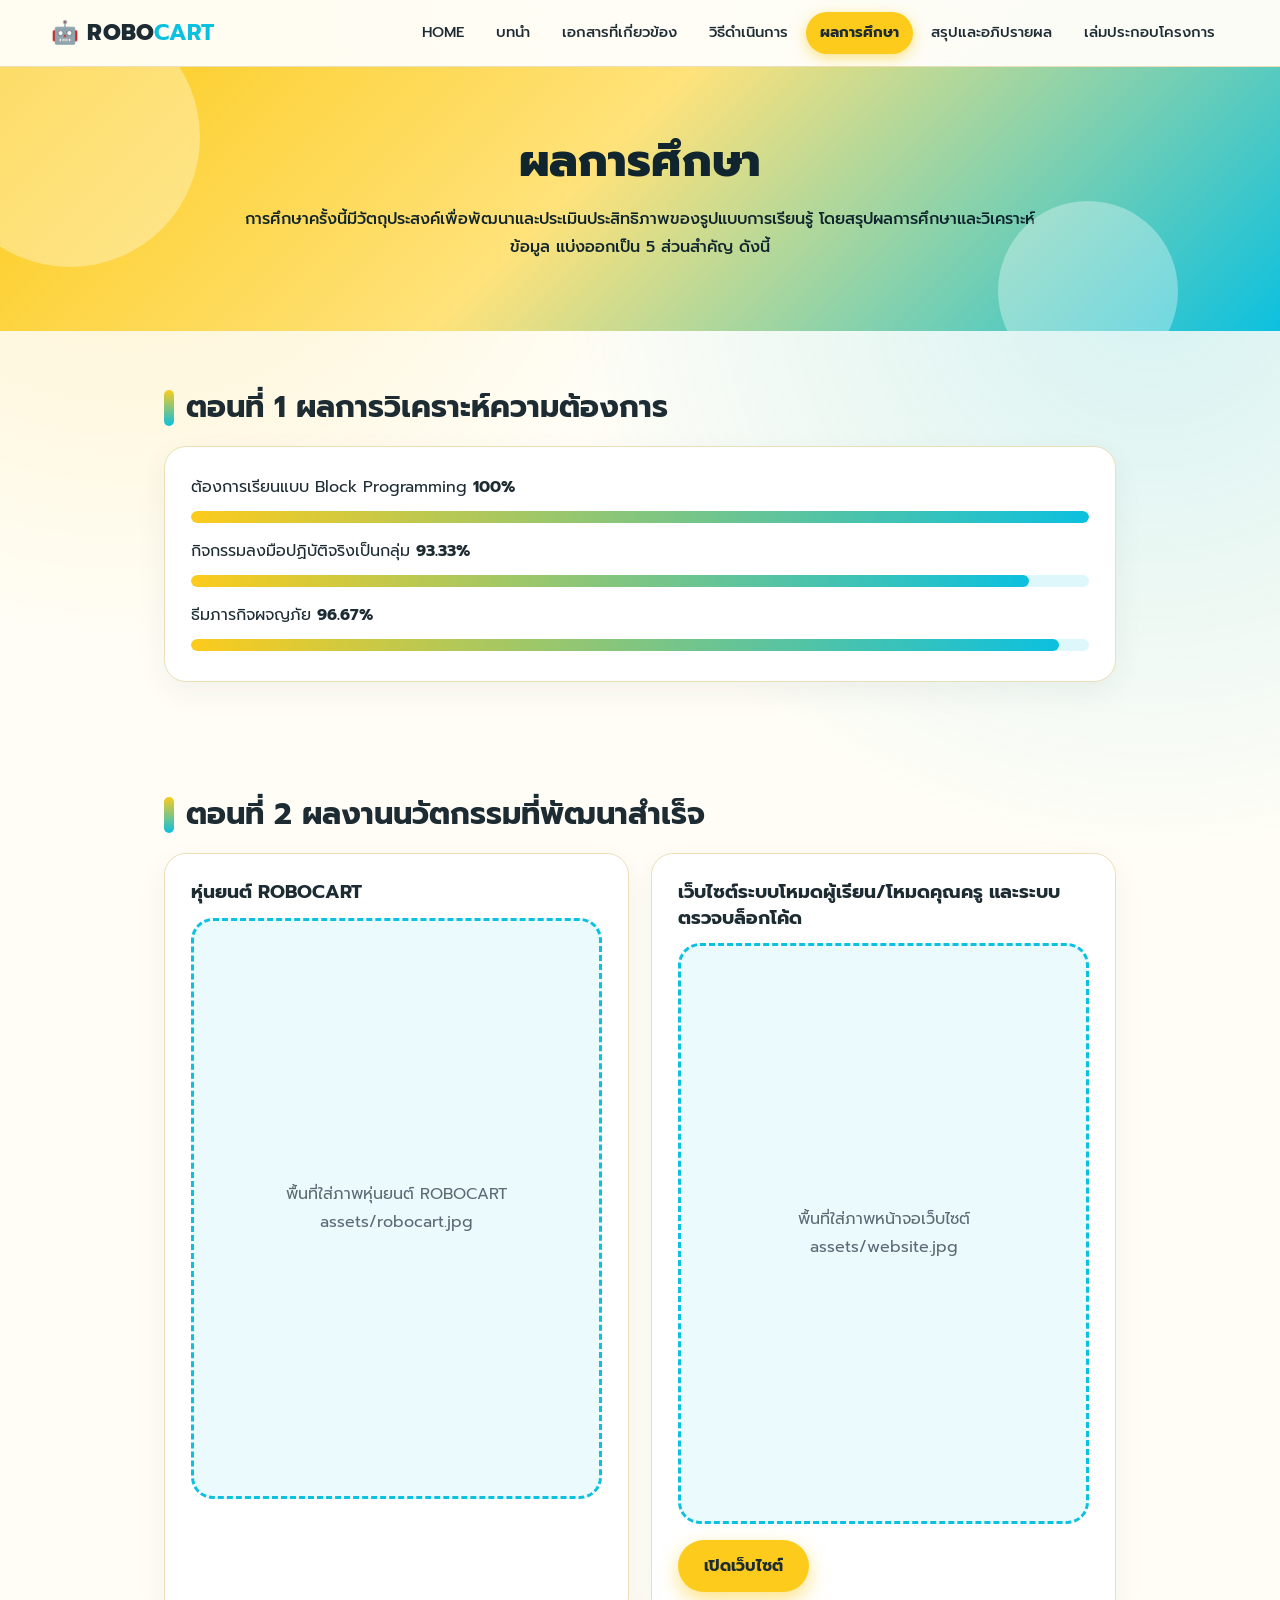
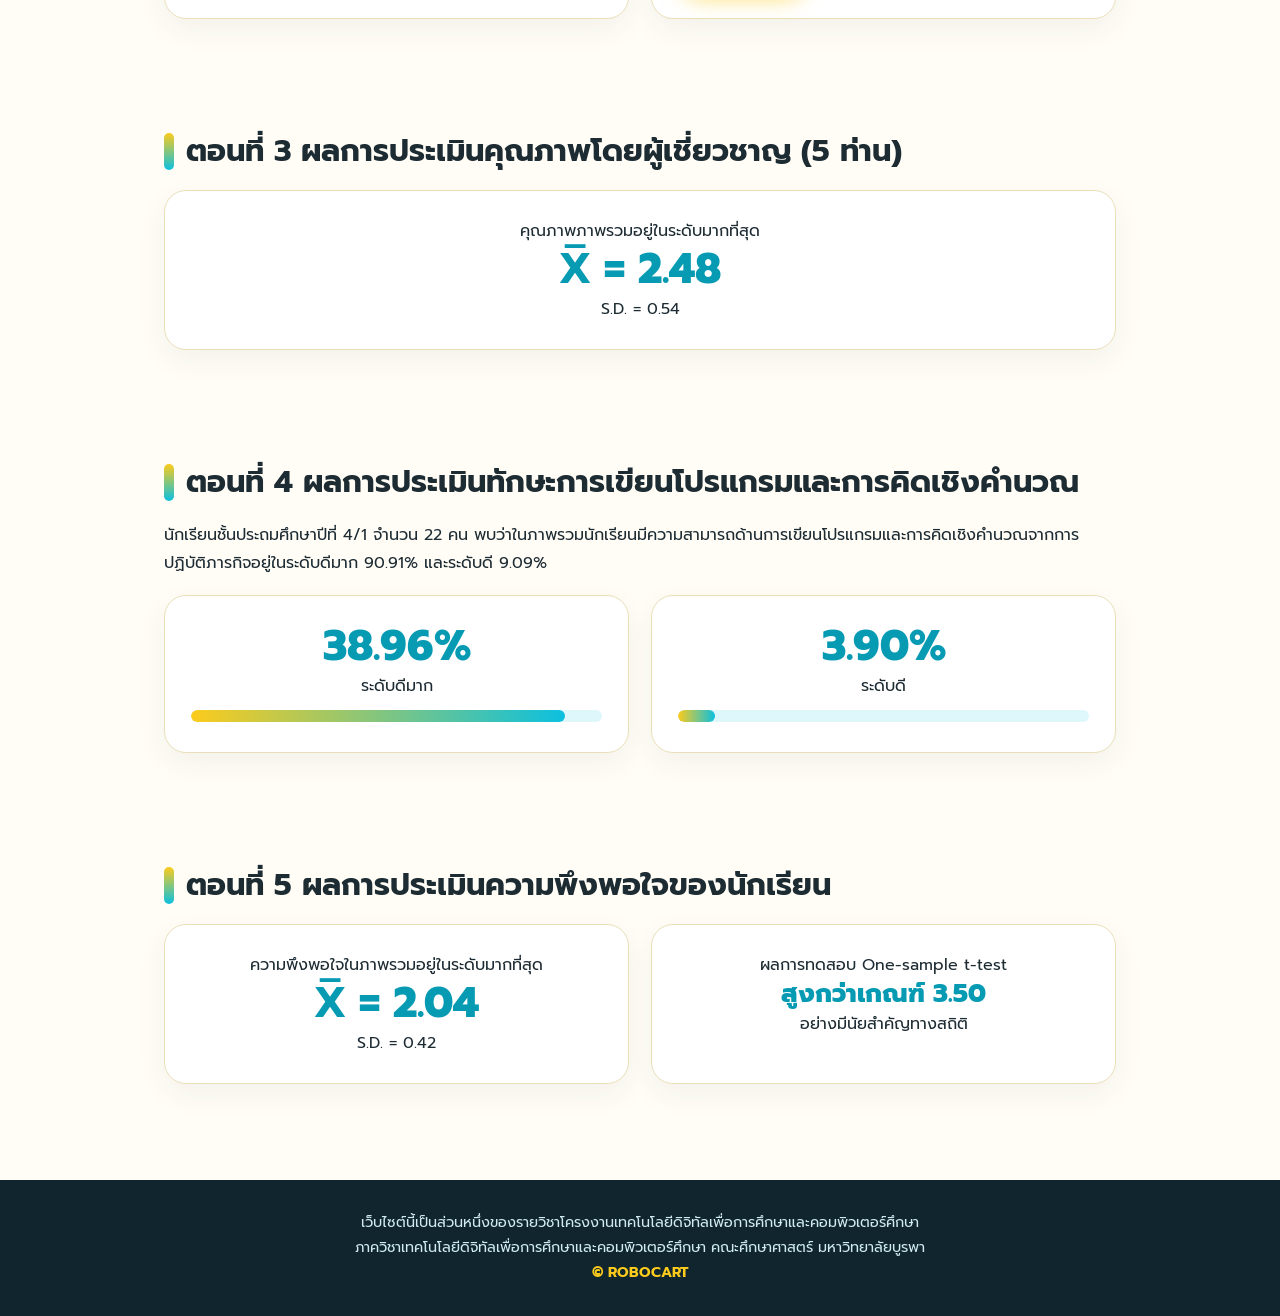
<file: results.html>
<!DOCTYPE html>
<html lang="th"><head><meta charset="UTF-8"><meta name="viewport" content="width=device-width,initial-scale=1">
<title>ผลการศึกษา | ROBOCART</title>
<link rel="preconnect" href="https://fonts.googleapis.com"><link rel="preconnect" href="https://fonts.gstatic.com" crossorigin>
<link href="https://fonts.googleapis.com/css2?family=Prompt:wght@400;500;700;800&display=swap" rel="stylesheet">
<link rel="stylesheet" href="style.css"></head>
<body data-page="results"><div id="site-header"></div><main>
<section class="banner"><i class="blob b1"></i><i class="blob b2"></i><h1>ผลการศึกษา</h1><p>การศึกษาครั้งนี้มีวัตถุประสงค์เพื่อพัฒนาและประเมินประสิทธิภาพของรูปแบบการเรียนรู้ โดยสรุปผลการศึกษาและวิเคราะห์ข้อมูล แบ่งออกเป็น 5 ส่วนสำคัญ ดังนี้</p></section>
<div class="wrap">
<section class="rv"><h2>ตอนที่ 1 ผลการวิเคราะห์ความต้องการ</h2><div class="card">
<p>ต้องการเรียนแบบ Block Programming <b>100%</b></p><div class="meter"><i data-w="100"></i></div>
<p style="margin-top:14px">กิจกรรมลงมือปฏิบัติจริงเป็นกลุ่ม <b>93.33%</b></p><div class="meter"><i data-w="93.33"></i></div>
<p style="margin-top:14px">ธีมภารกิจผจญภัย <b>96.67%</b></p><div class="meter"><i data-w="96.67"></i></div></div></section>
<section class="rv"><h2>ตอนที่ 2 ผลงานนวัตกรรมที่พัฒนาสำเร็จ</h2><div class="grid two">
<div class="card"><h3>หุ่นยนต์ ROBOCART</h3><div class="slot a4" style="margin-top:12px"><!-- <img src="assets/robocart.jpg" alt="หุ่นยนต์ ROBOCART" style="width:100%"> --><span>พื้นที่ใส่ภาพหุ่นยนต์ ROBOCART<br>assets/robocart.jpg</span></div></div>
<div class="card"><h3>เว็บไซต์ระบบโหมดผู้เรียน/โหมดคุณครู และระบบตรวจบล็อกโค้ด</h3><div class="slot a4" style="margin-top:12px"><!-- <img src="assets/website.jpg" alt="เว็บไซต์ ROBOCART" style="width:100%"> --><span>พื้นที่ใส่ภาพหน้าจอเว็บไซต์<br>assets/website.jpg</span></div><a class="btn" href="https://amslthy.github.io/ROBOCART/" target="_blank" rel="noopener">เปิดเว็บไซต์</a></div></div></section>
<section class="rv"><h2>ตอนที่ 3 ผลการประเมินคุณภาพโดยผู้เชี่ยวชาญ (5 ท่าน)</h2><div class="card stat"><p>คุณภาพภาพรวมอยู่ในระดับมากที่สุด</p><div class="n">X̅ = <span data-count="4.53" data-dec="2">0</span></div><p>S.D. = 0.54</p></div></section>
<section class="rv"><h2>ตอนที่ 4 ผลการประเมินทักษะการเขียนโปรแกรมและการคิดเชิงคำนวณ</h2>
<p>นักเรียนชั้นประถมศึกษาปีที่ 4/1 จำนวน 22 คน พบว่าในภาพรวมนักเรียนมีความสามารถด้านการเขียนโปรแกรมและการคิดเชิงคำนวณจากการปฏิบัติภารกิจอยู่ในระดับดีมาก 90.91% และระดับดี 9.09%</p>
<div class="grid two" style="margin-top:18px"><div class="card stat"><div class="n"><span data-count="90.91" data-dec="2" data-suf="%">0</span></div><p>ระดับดีมาก</p><div class="meter"><i data-w="90.91"></i></div></div>
<div class="card stat"><div class="n"><span data-count="9.09" data-dec="2" data-suf="%">0</span></div><p>ระดับดี</p><div class="meter"><i data-w="9.09"></i></div></div></div></section>
<section class="rv"><h2>ตอนที่ 5 ผลการประเมินความพึงพอใจของนักเรียน</h2><div class="grid two">
<div class="card stat"><p>ความพึงพอใจในภาพรวมอยู่ในระดับมากที่สุด</p><div class="n">X̅ = <span data-count="4.77" data-dec="2">0</span></div><p>S.D. = 0.42</p></div>
<div class="card stat"><p>ผลการทดสอบ One-sample t-test</p><div class="n" style="font-size:1.6rem">สูงกว่าเกณฑ์ 3.50</div><p>อย่างมีนัยสำคัญทางสถิติ</p></div></div></section>
</div>
</main><div id="site-footer"></div><script src="script.js"></script></body></html>
</file>
<file: style.css>
:root{--y:#fccb1c;--c:#0cc0df;--ink:#1d2b33;--mute:#5b6b75;--bg:#fffdf6;--card:#fff;--line:#eadfb8;--r:22px}
*{box-sizing:border-box;margin:0}html{scroll-behavior:smooth}
body{font-family:'Prompt','Noto Sans Thai',sans-serif;color:var(--ink);background:var(--bg);line-height:1.75;overflow-x:hidden}
body::before{content:"";position:fixed;inset:0;z-index:-1;background:radial-gradient(circle at 10% 10%,#fccb1c33,transparent 40%),radial-gradient(circle at 90% 30%,#0cc0df2b,transparent 45%)}
a{color:inherit;text-decoration:none}
#bar{position:fixed;top:0;left:0;height:4px;width:0;background:linear-gradient(90deg,var(--y),var(--c));z-index:200}
header{position:sticky;top:0;z-index:100;display:flex;align-items:center;justify-content:space-between;padding:12px 4vw;background:#fffdf6dd;backdrop-filter:blur(12px);border-bottom:1px solid var(--line)}
.logo{font-weight:800;font-size:1.4rem;letter-spacing:.5px}.logo b{color:var(--c)}.logo span{display:inline-block;animation:bob 2.4s ease-in-out infinite}
nav{display:flex;gap:4px;flex-wrap:wrap}
nav a{padding:8px 14px;border-radius:99px;font-size:.92rem;font-weight:500;transition:.25s}
nav a:hover{background:#0cc0df22;transform:translateY(-2px)}
nav a.on{background:var(--y);font-weight:700;box-shadow:0 4px 14px #fccb1c88}
#burger{display:none;background:var(--y);border:0;border-radius:12px;padding:8px 12px;font-size:1.2rem;cursor:pointer}
@media(max-width:980px){#burger{display:block}nav{display:none;position:absolute;top:100%;left:0;right:0;flex-direction:column;background:#fffdf6;padding:12px 4vw;border-bottom:1px solid var(--line)}nav.open{display:flex}}
.wrap{max-width:1080px;margin:auto;padding:0 5vw}
section{padding:56px 0}
h1,h2,h3{line-height:1.35}
h2{font-size:clamp(1.4rem,3vw,1.9rem);margin-bottom:18px;display:flex;align-items:center;gap:12px}
h2::before{content:"";width:10px;height:1.2em;border-radius:6px;background:linear-gradient(var(--y),var(--c))}
p+p,p+ul,ul+p{margin-top:12px}
ul{padding-left:1.3em}li{margin:6px 0}li::marker{color:var(--c)}
.hero,.banner{position:relative;overflow:hidden;text-align:center;background:linear-gradient(135deg,var(--y),#ffe27a 45%,var(--c));color:#10252d}
.hero{padding:96px 5vw 110px}.banner{padding:64px 5vw 70px}
.hero h1{font-size:clamp(1.5rem,4vw,2.6rem);max-width:900px;margin:12px auto 0;font-weight:800}
.banner h1{font-size:clamp(1.8rem,4.5vw,2.8rem);font-weight:800}
.banner p,.hero p{max-width:820px;margin:14px auto 0;font-weight:500}
.chip{display:inline-block;background:#fff;border-radius:99px;padding:6px 18px;font-weight:700;box-shadow:0 6px 20px #0002}
.blob{position:absolute;border-radius:50%;background:#ffffff55;animation:float 9s ease-in-out infinite}
.b1{width:260px;height:260px;left:-60px;top:-60px}.b2{width:180px;height:180px;right:8%;bottom:-50px;animation-delay:-3s}.b3{width:90px;height:90px;left:20%;bottom:20px;animation-delay:-6s}
@keyframes float{50%{transform:translate(30px,-26px) scale(1.1)}}@keyframes bob{50%{transform:translateY(-4px) rotate(-8deg)}}
.card{background:var(--card);border:1px solid var(--line);border-radius:var(--r);padding:26px;box-shadow:0 10px 30px #1d2b330f;transition:.3s}
.card:hover{transform:translateY(-6px);box-shadow:0 18px 40px #0cc0df33;border-color:var(--c)}
.grid{display:grid;gap:22px;grid-template-columns:repeat(auto-fit,minmax(250px,1fr))}
.two{grid-template-columns:repeat(auto-fit,minmax(300px,1fr))}
.video,.slot{border-radius:var(--r);border:3px dashed var(--c);background:#0cc0df14;display:grid;place-items:center;text-align:center;color:var(--mute);padding:20px}
.video{aspect-ratio:16/9;max-width:860px;margin:auto}.video iframe{width:100%;height:100%;border:0;border-radius:18px}
.a4{aspect-ratio:210/297}.fig{text-align:center}.fig h3{margin:14px 0 6px}.fig p{color:var(--mute)}
.fig .slot img{width:100%;height:100%;object-fit:contain}
.v360{max-width:520px;margin:auto;text-align:center}
.stage{height:320px;perspective:900px;display:grid;place-items:center;cursor:grab;user-select:none;touch-action:pan-y;background:radial-gradient(circle,#fccb1c33,transparent 70%);border-radius:var(--r)}
.stage:active{cursor:grabbing}.stage img{max-height:100%;max-width:100%}
.cube{width:150px;height:150px;transform-style:preserve-3d;transform:rotateX(-18deg) rotateY(0)}
.cube i{position:absolute;inset:0;display:grid;place-items:center;font-style:normal;font-weight:800;font-size:1.1rem;border:3px solid #fff;border-radius:14px;opacity:.92}
.cube i:nth-child(odd){background:var(--y)}.cube i:nth-child(even){background:var(--c);color:#fff}
.cube i:nth-child(1){transform:translateZ(75px)}.cube i:nth-child(2){transform:rotateY(90deg) translateZ(75px)}.cube i:nth-child(3){transform:rotateY(180deg) translateZ(75px)}.cube i:nth-child(4){transform:rotateY(-90deg) translateZ(75px)}
.hint{color:var(--mute);font-size:.9rem;margin-top:10px}
.embed{border-radius:var(--r);overflow:hidden;border:1px solid var(--line);box-shadow:0 14px 40px #0cc0df33}
.embed iframe{width:100%;height:560px;border:0;display:block}
.btn{display:inline-block;margin-top:16px;padding:12px 26px;border-radius:99px;font-weight:700;background:var(--y);box-shadow:0 8px 20px #fccb1c88;transition:.25s}
.btn:hover{transform:translateY(-3px) scale(1.04);background:var(--c);color:#fff}
details.acc{background:var(--card);border:1px solid var(--line);border-radius:18px;margin:14px 0;overflow:hidden;transition:.3s}
details.acc[open]{border-color:var(--c);box-shadow:0 10px 30px #0cc0df22}
details.acc summary{cursor:pointer;list-style:none;padding:18px 24px;font-weight:700;display:flex;justify-content:space-between;align-items:center;gap:12px}
details.acc summary::-webkit-details-marker{display:none}
details.acc summary::after{content:"+";display:grid;place-items:center;width:32px;height:32px;flex:none;border-radius:50%;background:var(--y);font-size:1.3rem;transition:.3s}
details.acc[open] summary::after{transform:rotate(135deg);background:var(--c);color:#fff}
.acc .in{padding:0 24px 22px;animation:drop .35s ease}@keyframes drop{from{opacity:0;transform:translateY(-8px)}}
.step{border-left:4px solid var(--c);padding:6px 0 6px 16px;margin:12px 0}.step b{color:#079ab3}
.tag{display:inline-block;padding:2px 12px;border-radius:99px;background:var(--y);font-size:.82rem;font-weight:700;margin-left:6px}
table{width:100%;border-collapse:collapse;border-radius:16px;overflow:hidden;font-size:.95rem}
th{background:var(--c);color:#fff}th,td{padding:10px 14px;border-bottom:1px solid var(--line);text-align:left}tr:nth-child(even) td{background:#fccb1c14}
.tw{overflow-x:auto}
.stat{text-align:center}.stat .n{font-size:2.6rem;font-weight:800;color:#079ab3;line-height:1.2}
.meter{height:12px;border-radius:99px;background:#0cc0df22;margin:10px 0 4px;overflow:hidden}
.meter i{display:block;height:100%;width:0;border-radius:99px;background:linear-gradient(90deg,var(--y),var(--c));transition:width 1.4s cubic-bezier(.2,.8,.2,1)}
.pdf{width:100%;height:80vh;border:0;border-radius:var(--r);box-shadow:0 14px 40px #1d2b3320;background:#fff}
.team{text-align:center}.team p{margin:4px 0}
footer{margin-top:40px;padding:30px 5vw;text-align:center;background:#10252d;color:#cfeaf0;font-size:.9rem}footer b{color:var(--y)}
.rv{opacity:0;transform:translateY(26px);transition:opacity .7s,transform .7s}.rv.show{opacity:1;transform:none}
#top{position:fixed;right:20px;bottom:20px;width:46px;height:46px;border:0;border-radius:50%;background:var(--c);color:#fff;font-size:1.3rem;cursor:pointer;opacity:0;pointer-events:none;transition:.3s;z-index:90}
#top.on{opacity:1;pointer-events:auto}#top:hover{background:var(--y);color:#000;transform:translateY(-4px)}
@media(prefers-reduced-motion:reduce){*{animation:none!important;transition:none!important}.rv{opacity:1;transform:none}}
</file>
